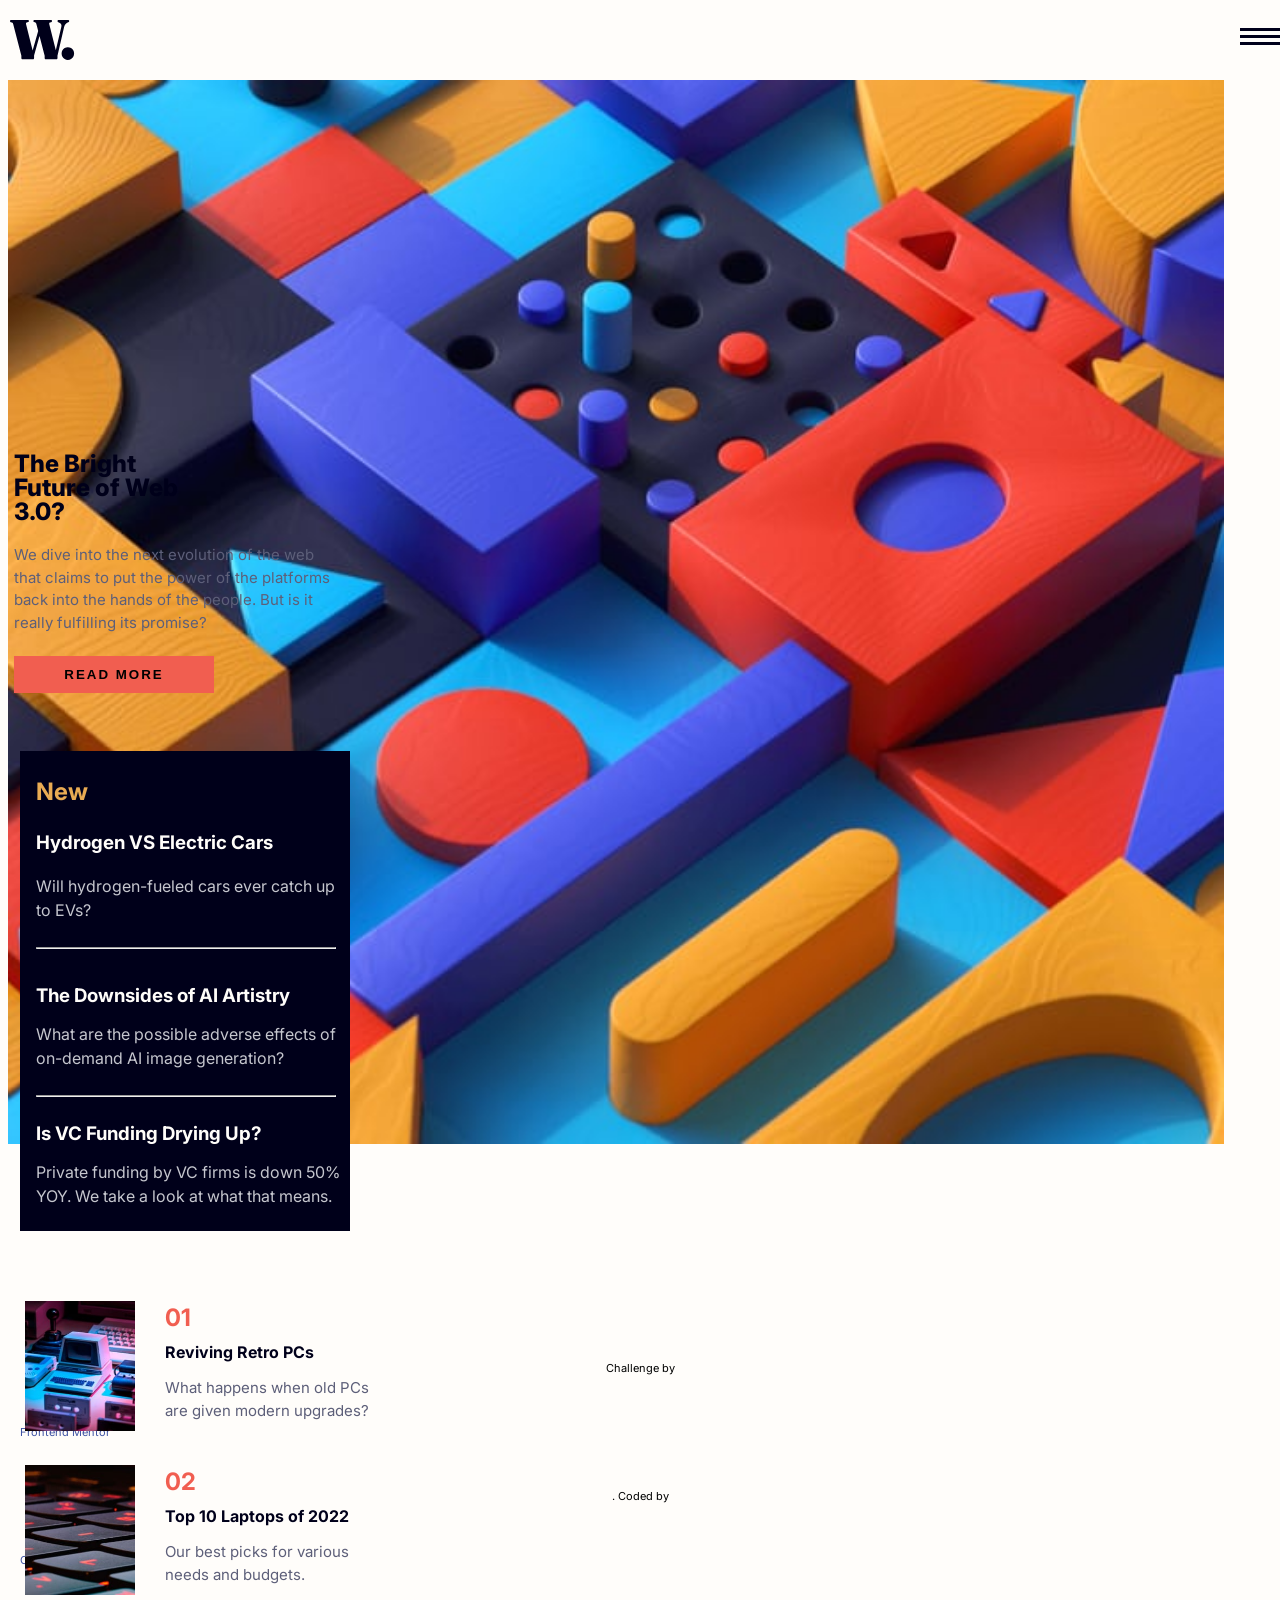
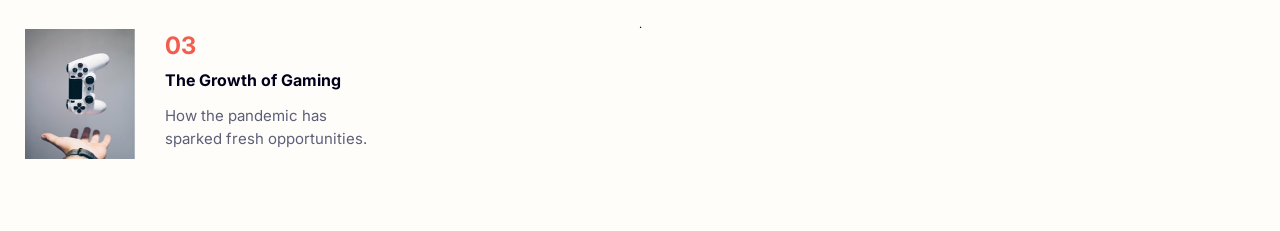
<file: index.html>
<!DOCTYPE html>
<html lang="en">
<head>
  <meta charset="UTF-8">
  <meta name="viewport" content="width=device-width, initial-scale=1.0"> <!-- displays site properly based on user's device -->

  <link rel="icon" type="image/png" sizes="32x32" href="./assets/images/favicon-32x32.png">
  
  <link rel="stylesheet" href="index.css">

  <link rel="preconnect" href="https://fonts.googleapis.com">
  <link rel="preconnect" href="https://fonts.gstatic.com" crossorigin>
  <link href="https://fonts.googleapis.com/css2?family=Inter:ital,opsz,wght@0,14..32,400..700..800;1,14..32,400..700..800&display=swap" rel="stylesheet">
  <title>Frontend Mentor | News homepage</title>

  <!-- Feel free to remove these styles or customise in your own stylesheet 👍 -->
  <style>
    .attribution { font-size: 11px; text-align: center; }
    .attribution a { color: hsl(228, 45%, 44%); }
  </style>
</head>
<body>

  <main>

    <header>
  
      <img src="./assets/images/logo.svg" alt="" class="logo">

      <nav>
        <ul class="sideBar">
          <li class="icon-menu-close" onclick="closeSidebar()"><img src="./assets/images/icon-menu-close.svg" alt=""></li>
          <li><a href="">Home</a></li>
          <li><a href="">New</a></li>
          <li><a href="">Popular</a></li>
          <li><a href="">Trending</a></li>
          <li><a href="">Categories</a></li>
        </ul>
      </nav>
  
  
      
      <nav>
        <ul>
          <li class="hideOnMobile"><a href="">Home</a></li>
          <li class="hideOnMobile"><a href="">New</a></li>
          <li class="hideOnMobile"><a href="">Popular</a></li>
          <li class="hideOnMobile"><a href="">Trending</a></li>
          <li class="hideOnMobile"><a href="">Categories</a></li>
          <li class="menu-button"  onclick="showSidebar()"><img src="./assets/images/icon-menu.svg" alt=""></li>
        </ul>
      </nav>
    </header>
  
  </main>


  <section>

    <h1>The Bright Future of Web 3.0?</h1>

    <p>We dive into the next evolution of the web that claims to put the power of the platforms back into the hands of the people. 
      But is it really fulfilling its promise?</p>

      <button>READ MORE</button>
      
  </section>

  <section>

    <h2>New</h2>

    <h3 class="Hydrogen">Hydrogen VS Electric Cars</h3>

    <p class="Will">Will hydrogen-fueled cars ever catch up to EVs?</p>

    <hr class="hr">

    <h3 class="Downsides">The Downsides of AI Artistry</h3>

    <p class="what">What are the possible adverse effects of on-demand AI image generation?</p>

    <hr class="hrr">

    <h3 class="Drying">Is VC Funding Drying Up?</h3>

    <p class="Private">Private funding by VC firms is down 50% YOY. We take a look at what that means.</p>
  </section>


  <section>

    <div class="first-parent">
      <div>
        <img src="./assets/images/image-retro-pcs.jpg" alt="" class="Retro">
      </div>

      <div class="Reviving">
    <h2>01</h2>

    <h4>Reviving Retro PCs</h4>

    <p>What happens when old PCs are given modern upgrades?</p>
      </div>

    </div>

    <div class="second-parent">
      <div>
        <img src="./assets/images/image-top-laptops.jpg" alt="" class="Laptops">
      </div>

      <div class="Top">
      <h2>02</h2>

      <h4>Top 10 Laptops of 2022</h4>

      <p>Our best picks for various needs and budgets.</p>
      </div>

    </div>

    <div class="third-parent">
      <div>
        <img src="./assets/images/image-gaming-growth.jpg" alt="" class="Gaming">
      </div>

      <div class="Growth">
      <h2> 03</h2>

      <h4>The Growth of Gaming</h4>

      <p>How the pandemic has sparked fresh opportunities.</p>
      </div>

    </div>
  </section>

  <footer>
    <div class="attribution">
      Challenge by <a href="https://www.frontendmentor.io?ref=challenge" target="_blank">Frontend Mentor</a>. 
      Coded by <a href="">Osolase</a>.
    </div>
  </footer>

  <script>
    function showSidebar(){
        const sideBar = document.querySelector('.sideBar')
        sideBar.style.display = 'flex'
    }

    function closeSidebar(){
       const sideBar = document.querySelector('.sideBar')
        sideBar.style.display = 'none'
    }
</script>

   
</body>
</html>
</file>
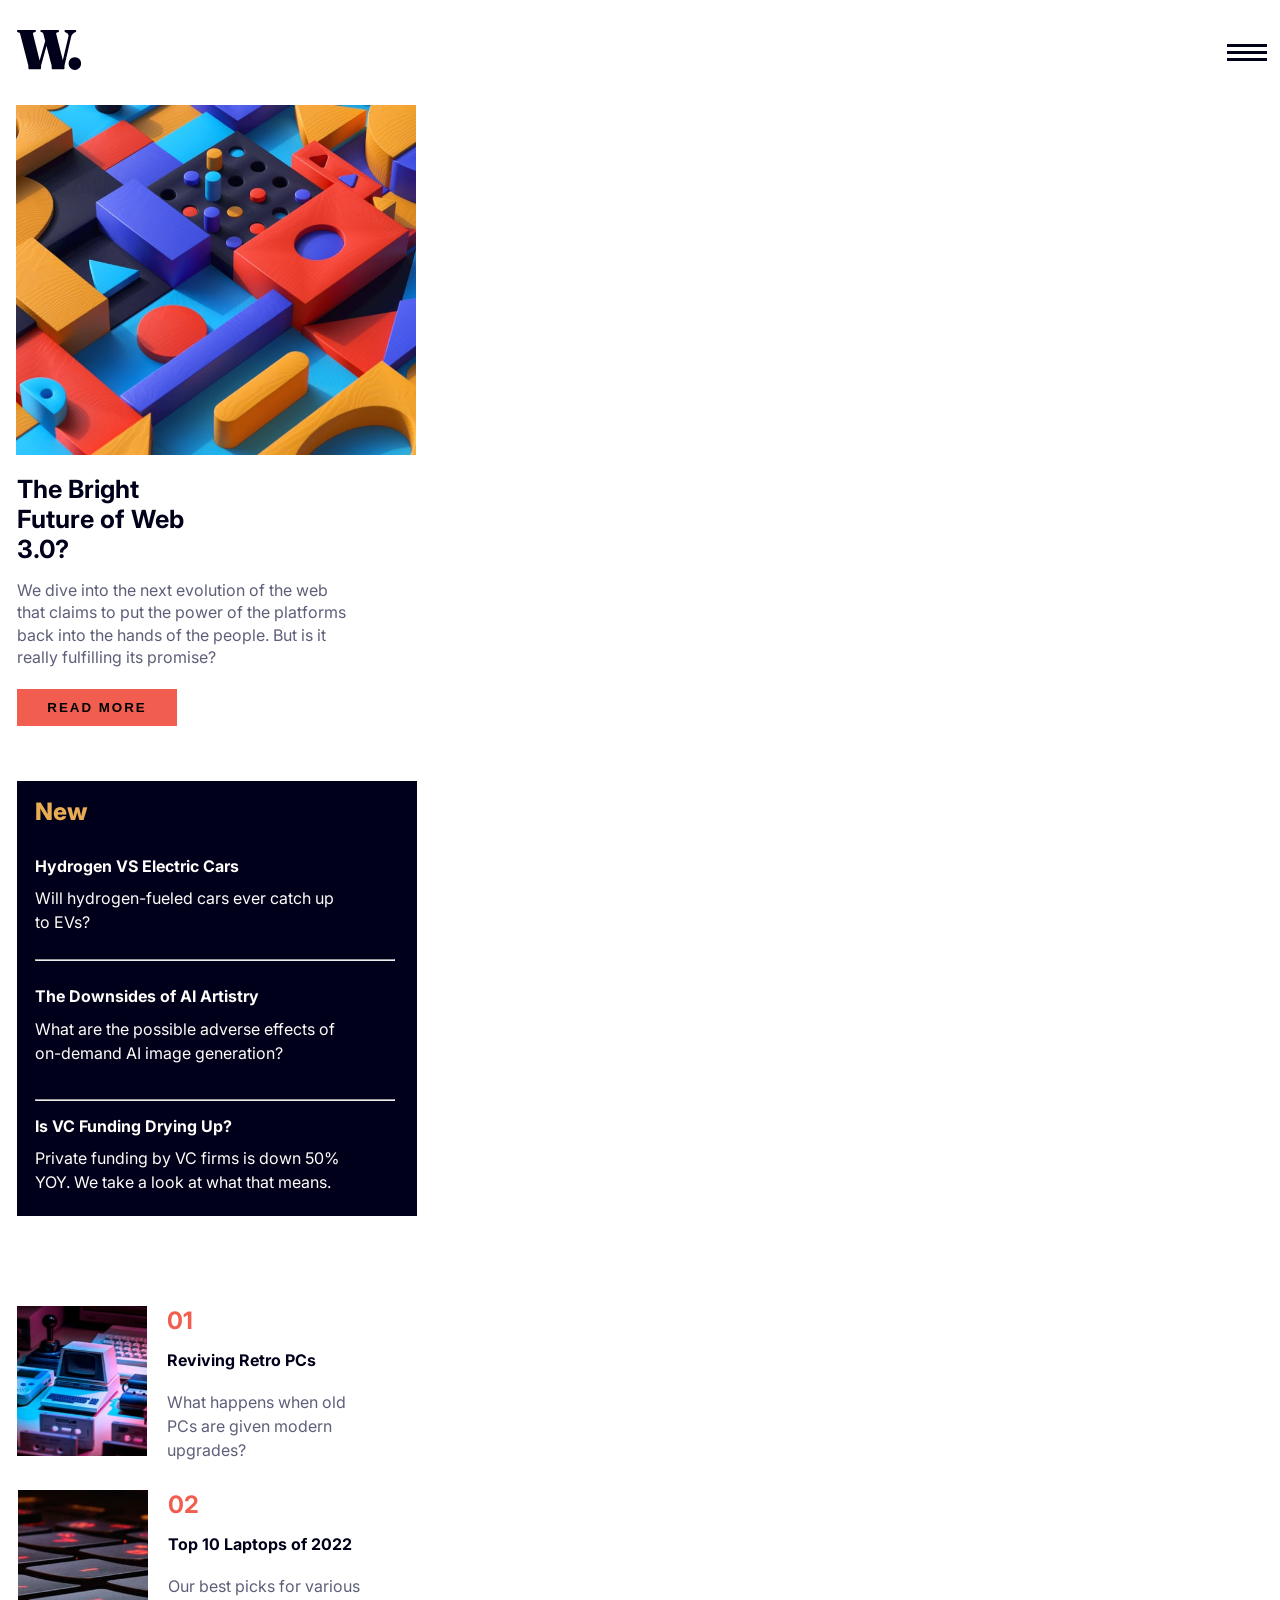
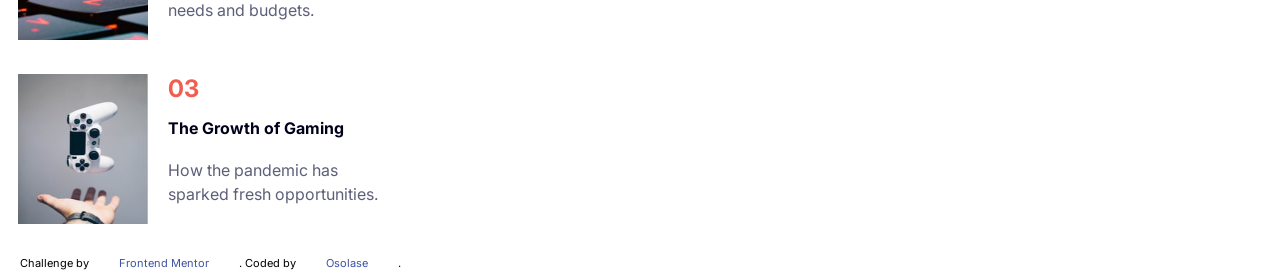
<file: news-homepage-main/index.html>
<!DOCTYPE html>
<html lang="en">
<head>
  <meta charset="UTF-8">
  <meta name="viewport" content="width=device-width, initial-scale=1.0"> <!-- displays site properly based on user's device -->

  <link rel="icon" type="image/png" sizes="32x32" href="./assets/images/favicon-32x32.png">
  

  <link rel="stylesheet" media="screen and (min-width: 375px)" href="homepageMobile.css">

  <link rel="stylesheet" media="screen and (max-width: 1440px)" href="homepageDesktop.css">

  <link rel="preconnect" href="https://fonts.googleapis.com">
<link rel="preconnect" href="https://fonts.gstatic.com" crossorigin>
<link href="https://fonts.googleapis.com/css2?family=Inter:ital,opsz,wght@0,14..32,400..700..800;1,14..32,400..700..800&display=swap" rel="stylesheet">

  <title>Frontend Mentor | News homepage</title>

  <!-- Feel free to remove these styles or customise in your own stylesheet 👍 -->
  <style>
    .attribution { font-size: 11px; text-align: center; }
    .attribution a { color: hsl(228, 45%, 44%); }
  </style>
</head>
<body>

  <main>

    <header>
      <img src="./assets/images/logo.svg" alt="">

      <nav>
        <ul class="sideBar">
          <li class="icon-menu-close" onclick="closeSidebar()"><img src="./assets/images/icon-menu-close.svg" alt=""></li>
          <li><a href="">Home</a></li>
          <li><a href="">New</a></li>
          <li><a href="">Popular</a></li>
          <li><a href="">Trending</a></li>
          <li><a href="">Categories</a></li>
        </ul>
      </nav>
  
  
      
      <nav>
        <ul>
          <li class="hideOnMobile"><a href="">Home</a></li>
          <li class="hideOnMobile"><a href="">New</a></li>
          <li class="hideOnMobile"><a href="">Popular</a></li>
          <li class="hideOnMobile"><a href="">Trending</a></li>
          <li class="hideOnMobile"><a href="">Categories</a></li>
          <li class="menu-button"  onclick="showSidebar()"><img src="./assets/images/icon-menu.svg" alt=""></li>
        </ul>
      </nav>
    </header>
  
  </main>


  <section>

    <h1>The Bright Future of Web 3.0?</h1>

    <p>We dive into the next evolution of the web that claims to put the power of the platforms back into the hands of the people. 
      But is it really fulfilling its promise?</p>

      <button>READ MORE</button>
      
  </section>

  <section>

    <h2>New</h2>

    <h4 class="Hydrogen">Hydrogen VS Electric Cars</h4>

    <p class="Will">Will hydrogen-fueled cars ever catch up to EVs?</p>

    <hr class="hr">

    <h4 class="Downsides">The Downsides of AI Artistry</h4>

    <p class="what">What are the possible adverse effects of on-demand AI image generation?</p>

    <hr class="hrr">

    <h4 class="Drying">Is VC Funding Drying Up?</h4>

    <p class="Private">Private funding by VC firms is down 50% YOY. We take a look at what that means.</p>
  </section>


  <section>

    <div class="first-parent">
      <div>
        <img src="./assets/images/image-retro-pcs.jpg" alt="" class="Retro">
      </div>

      <div class="Reviving">
    <h2>01</h2>

    <h4>Reviving Retro PCs</h4>

    <p>What happens when old PCs are given modern upgrades?</p>
      </div>

    </div>

    <div class="second-parent">
      <div>
        <img src="./assets/images/image-top-laptops.jpg" alt="" class="Laptops">
      </div>

      <div class="Top">
      <h2>02</h2>

      <h4>Top 10 Laptops of 2022</h4>

      <p>Our best picks for various needs and budgets.</p>
      </div>

    </div>

    <div class="third-parent">
      <div>
        <img src="./assets/images/image-gaming-growth.jpg" alt="" class="Gaming">
      </div>

      <div class="Growth">
      <h2> 03</h2>

      <h4>The Growth of Gaming</h4>

      <p>How the pandemic has sparked fresh opportunities.</p>
      </div>

    </div>
  </section>

  <footer>
    <div class="attribution">
      Challenge by <a href="https://www.frontendmentor.io?ref=challenge" target="_blank">Frontend Mentor</a>. 
      Coded by <a href="#">Osolase</a>.
    </div>
  </footer> 

  <script>
    function showSidebar(){
        const sideBar = document.querySelector('.sideBar')
        sideBar.style.display = 'flex'
    }

    function closeSidebar(){
       const sideBar = document.querySelector('.sideBar')
        sideBar.style.display = 'none'
    }
</script>

   
</body>
</html>
</file>
<file: index.css>
* {
    margin: 0;
    padding: 0;
    box-sizing: border-box;
}

body {
    display: flex;
    flex-direction: column;
    background-image: url(./assets/images/image-web-3-mobile.jpg);
    background-repeat: no-repeat;
    background-size: 95%;
    background-position: 8px 80px;
    background-color: hsl(36, 100%, 99%);
    font-family: "Inter", sans-serif;
    min-height: 100vh;
    max-width: 100%;
}

header {
    position: relative;
}

.logo {
    position: absolute;
    top: 20px;
    left: 10px;
}

/* nav {
    background-color: hsl(36, 100%, 99%);
    box-shadow: 3px 3px 5px rgba(0, 0, 0, 0.1);
} */

nav ul {
    width: 100%;
    list-style: none;
    display: flex;
    justify-content: flex-end;
    align-items: center;
}

nav li {
    height: 55px;
}

a {
    height: 100%;
    padding: 50px 20px;
    text-decoration: none;
    display: flex;
    align-items: center;
    color: hsl(236, 13%, 42%)
}

nav a:hover {
    color: hsl(5, 85%, 63%)
}

.icon-menu-close {
    margin-top: 20px;
    margin-left: 200px;
}

.sideBar {
    position: fixed;
    top: 0;
    right: 0;
    height: 100vh;
    width: 250px;
    z-index: 999;
    background-color: hsl(36, 100%, 99%);
    backdrop-filter: blur(10px);
    box-shadow: -10px 0 10px rgba(0, 0, 0, 0.1);
    display: none;
    flex-direction: column;
    align-items: flex-start;
    justify-content: flex-start;
}

.sideBar li {
    width: 100%;
}


.sideBar a {
    width: 100%;
}

.menu-button {
    position: absolute;
    top: 28px;
    display: block;
}

.hideOnMobile{
    display: none;
}

section:nth-child(2) {
    position: relative;
    top: 22rem;
    padding: 10px;
}

section:nth-child(2) h1 {
    margin-top: 90px;
    padding-left: 4px;
    color: hsl(240, 100%, 5%);
    inline-size: 200px;
    font-weight: 800;
    line-height: 1;
}

section:nth-child(2) p {
    margin-top: 20px;
    padding-left: 4px;
    color: hsl(236, 13%, 42%);
    inline-size: 330px;
    line-height: 1.5;
    font-size: 15px;
}

section:nth-child(2) button {
    margin-top: 22px;
    margin-left: 4px;
    height: 37px;
    width: 200px;
    border: none;
    background-color: hsl(5, 85%, 63%);
    font-weight: 700;
    padding: 5px;
    letter-spacing: 2px;
}

section:nth-child(2) button:hover {
    border: none;
    background-color: hsl(240, 100%, 5%);
    color: hsl(36, 100%, 99%);
    cursor: pointer;
}

section:nth-child(3) {
    position: relative;
    top: 400px;
    height: 480px;
    width: 330px;
    border: 1px solid  hsl(240, 100%, 5%);
    background-color:  hsl(240, 100%, 5%);
    margin-left: 20px;
}

section:nth-child(3) h2 {
    margin-top: 20px;
    margin-left: 10px;
    padding: 5px;
    font-weight: 700;
    color: hsl(35, 77%, 62%);
}

section:nth-child(3) h3 {
    margin-left: 10px;
    padding: 5px;
    color: hsl(36, 100%, 99%);
    font-weight: 700;
}

section:nth-child(3) h3:hover {
    color: hsl(35, 77%, 62%);
    cursor: pointer;
}


.Hydrogen {
    margin-top: 15px;
}


.Will {
    margin-top: 10px;
    margin-left: 10px;
    padding: 5px;
    color:  hsl(233, 8%, 79%);
    inline-size: 310px;
    line-height: 1.5;
}

.hr {
    margin-top: 20px;
    margin-left: 15px;
    width: 300px;
    color:  hsl(233, 8%, 79%)
}

.Downsides {
    margin-top: 30px;
}

.what {
    margin-top: 5px;
    margin-left: 10px;
    padding: 5px;
    color:  hsl(233, 8%, 79%);
    inline-size: 310px;
    line-height: 1.5;
}

.hrr {
    margin-top: 20px;
    margin-left: 15px;
    width: 300px;
    color: hsl(233, 8%, 79%);
}

.Drying {
    margin-top: 20px;
 }
 
 .Private {
     margin-top: 5px;
     margin-left: 10px;
     padding: 5px;
     color: hsl(233, 8%, 79%);
     inline-size: 320px;
     line-height: 1.5;
 }

 section:nth-child(4) {
    position: relative;
    top: 470px;
    height: 530px;
    width: 360px;
    display: block;
}

.first-parent {
    display: flex;
}

.Retro {
    margin-bottom: 30px;
    margin-left: 25px;
    height: 130px;
    width: 110px;
}

.Reviving {
    margin-top: 2px;
    margin-left: 30px;
}

.Reviving h2 {
    color: hsl(5, 85%, 63%) 
}

.Reviving h4 {
    margin-top: 10px;
    color: hsl(240, 100%, 5%)
}

.Reviving h4:hover, .Top h4:hover, .Growth h4:hover  {
    color: hsl(5, 85%, 63%);
    cursor: pointer;
}

.Reviving p {
    margin-top: 15px;
    inline-size: 210px;
    line-height: 1.5;
    color:  hsl(236, 13%, 42%);
    font-size: 15px;
}

.second-parent{
    display: flex;
}

.Laptops{
    margin-bottom: 30px;
    margin-left: 25px;
    height: 130px;
    width: 110px;
}

.Top{
    margin-top: 2px;
    margin-left: 30px;
}

.Top h2{
    color: hsl(5, 85%, 63%)
}

.Top h4{
    margin-top: 10px;
    color: hsl(240, 100%, 5%);
}



.Top p{
    margin-top: 15px;
    inline-size: 210px;
    line-height: 1.5;
    color:  hsl(236, 13%, 42%);
    font-size: 15px;
}

.third-parent{
    display: flex;
}

.Gaming{
    height: 130px;
    width: 110px; 
    margin-left: 25px;  
}

.Growth{
    margin-top: 2px;
    margin-left: 30px;
}

.Growth h2{
    color: hsl(5, 85%, 63%)
}

.Growth h4{
    margin-top: 10px;
    color: hsl(240, 100%, 5%)
}


.Growth p{
    margin-top: 15px;
    inline-size: 210px;
    line-height: 1.5;
    color:  hsl(236, 13%, 42%);
    font-size: 15px;
}



@media screen and (max-width: 375px) {
    body {
        display: flex;
        flex-direction: column;
        background-image: url(./assets/images/image-web-3-mobile.jpg);
        background-repeat: no-repeat;
        background-size: 95%;
        background-position: 8px 80px;
        background-color: hsl(36, 100%, 99%);
        font-family: "Inter", sans-serif;
        min-height: 100vh;
        max-width: 100%;
    }
    
    header {
        position: relative;
    }
    
    .logo {
        position: absolute;
        top: 20px;
        left: 10px;
    }
    
    nav {
        background-color: hsl(36, 100%, 99%);
        box-shadow: 3px 3px 5px rgba(0, 0, 0, 0.1);
    }
    
    nav ul {
        width: 100%;
        list-style: none;
        display: flex;
        justify-content: flex-end;
        align-items: center;
    }
    
    nav li {
        height: 50px;
    }
    
    a {
        height: 100%;
        padding: 55px 25px;
        text-decoration: none;
        display: flex;
        align-items: center;
        color: hsl(240, 100%, 5%)
    }
    
     nav a:hover {
        color: hsl(5, 85%, 63%)
    }

    .icon-menu-close {
        margin-top: 20px;
        margin-left: 200px;
    }
    
    .sideBar {
        position: fixed;
        top: 0;
        right: 0;
        height: 100vh;
        width: 280px;
        z-index: 999;
        background-color: hsl(36, 100%, 99%);
        backdrop-filter: blur(10px);
        /* box-shadow: -10px 0 10px rgba(0, 0, 0, 0.1); */
        display: none;
        flex-direction: column;
        align-items: flex-start;
        justify-content: flex-start;
    }
    
    .sideBar li {
        width: 100%;
    }
    
    
    .sideBar a {
        width: 100%;
    }
    
    .menu-button {
        position: absolute;
        top: 28px;
        display: block;
    }

    .hideOnMobile{
        display: none;
    }

    section:nth-child(2) {
        position: relative;
        top: 22rem;
        padding: 10px;
    }
    
    section:nth-child(2) h1 {
        margin-top: 50px;
        padding-left: 4px;
        color: hsl(240, 100%, 5%);
        inline-size: 200px;
        font-weight: 800;
        line-height: 1;
    }
    
    section:nth-child(2) p {
        margin-top: 20px;
        padding-left: 4px;
        color: hsl(236, 13%, 42%);
        inline-size: 330px;
        line-height: 1.5;
        font-size: 15px;
    }
    
    section:nth-child(2) button {
        margin-top: 22px;
        margin-left: 4px;
        height: 37px;
        width: 200px;
        border: none;
        background-color: hsl(5, 85%, 63%);
        font-weight: 700;
        padding: 5px;
        letter-spacing: 2px;
    }
    
    section:nth-child(2) button:hover {
        border: none;
        background-color: hsl(240, 100%, 5%);
        color: hsl(36, 100%, 99%);
        cursor: pointer;
    }
    
    section:nth-child(3) {
        position: relative;
        top: 400px;
        height: 480px;
        width: 330px;
        border: 1px solid  hsl(240, 100%, 5%);
        background-color:  hsl(240, 100%, 5%);
        /* margin-left: 20px; */
    }
    
    section:nth-child(3) h2 {
        margin-top: 20px;
        margin-left: 10px;
        padding: 5px;
        font-weight: 700;
        color: hsl(35, 77%, 62%);
    }
    
    section:nth-child(3) h3 {
        margin-left: 10px;
        padding: 5px;
        color: hsl(36, 100%, 99%);
        font-weight: 700;
    }

    section:nth-child(3) h3:hover {
        color: hsl(35, 77%, 62%);
        cursor: pointer;
    }
    
    
    .Hydrogen {
        margin-top: 15px;
    }
    
    
    .Will {
        margin-top: 10px;
        margin-left: 10px;
        padding: 5px;
        color:  hsl(233, 8%, 79%);
        inline-size: 310px;
        line-height: 1.5;
    }
    
    .hr {
        margin-top: 20px;
        margin-left: 15px;
        width: 300px;
        color:  hsl(233, 8%, 79%)
    }
    
    .Downsides {
        margin-top: 30px;
    }
    
    .what {
        margin-top: 5px;
        margin-left: 10px;
        padding: 5px;
        color:  hsl(233, 8%, 79%);
        inline-size: 310px;
        line-height: 1.5;
    }
    
    .hrr {
        margin-top: 20px;
        margin-left: 15px;
        width: 300px;
        color: hsl(233, 8%, 79%);
    }
    
    .Drying {
        margin-top: 20px;
     }
     
     .Private {
         margin-top: 5px;
         margin-left: 10px;
         padding: 5px;
         color: hsl(233, 8%, 79%);
         inline-size: 320px;
         line-height: 1.5;
     }
    
     section:nth-child(4) {
        position: relative;
        top: 470px;
        height: 530px;
        width: 360px;
        display: block;
    }
    
    .first-parent {
        display: flex;
    }
    
    .Retro {
        margin-bottom: 30px;
        margin-left: 20px;
        height: 130px;
        width: 110px;
    }
    
    .Reviving {
        margin-top: 2px;
        margin-left: 15px;
    }
    
    .Reviving h2 {
        color: hsl(5, 85%, 63%) 
    }
    
    .Reviving h4 {
        margin-top: 10px;
        color: hsl(240, 100%, 5%)
    }
    
    .Reviving p {
        margin-top: 15px;
        inline-size: 210px;
        line-height: 1.5;
        color:  hsl(236, 13%, 42%);
        font-size: 15px;
    }
    
    .second-parent{
        display: flex;
    }
    
    .Laptops{
        margin-bottom: 30px;
        margin-left: 20px;
        height: 130px;
        width: 110px;
    }
    
    .Top{
        margin-top: 2px;
        margin-left: 15px;
    }
    
    .Top h2{
        color: hsl(5, 85%, 63%)
    }
    
    .Top h4{
        margin-top: 10px;
        color: hsl(240, 100%, 5%);
    }
    
    .Top p{
        margin-top: 15px;
        inline-size: 210px;
        line-height: 1.5;
        color:  hsl(236, 13%, 42%);
        font-size: 15px;
    }
    
    .third-parent{
        display: flex;
    }
    
    .Gaming{
        height: 130px;
        width: 110px; 
        margin-left: 20px;  
    }
    
    .Growth{
        margin-top: 2px;
        margin-left: 15px;
    }
    
    .Growth h2{
        color: hsl(5, 85%, 63%)
    }
    
    .Growth h4{
        margin-top: 10px;
        color: hsl(240, 100%, 5%)
    }
    
    .Growth p{
        margin-top: 15px;
        inline-size: 210px;
        line-height: 1.5;
        color:  hsl(236, 13%, 42%);
        font-size: 15px;
    }

    .attribution {
        position: relative;
        margin-top: 400px;
        display: block;
    }
    
}

@media screen and (min-width: 1440px) {
    body {
        display: flex;
        flex-direction: column;
        background-image: url(./assets/images/image-web-3-desktop.jpg);
        background-repeat: no-repeat;
        background-size: 40rem;
        background-position: 260px 110px;
        background-color: hsl(36, 100%, 99%);
        font-family: "Inter", sans-serif;
        min-height: 100vh;
        width: 100%;
    }
    
    header {
        position: relative;
    }
    
    .logo {
        position: absolute;
        top: 20px;
        left: 260px;
    }
    
    /* nav {
        background-color: hsl(36, 100%, 99%);
        box-shadow: 3px 3px 5px rgba(0, 0, 0, 0.1);
    } */
    
    nav ul {
        width: 82%;
        list-style: none;
        display: flex;
        justify-content: flex-end;
        align-items: center;
    }
    
    nav li {
        height: 70px;
    }

    
    a {
        height: 100%;
        padding: 0 20px;
        text-decoration: none;
        display: flex;
        align-items: center;
        color: hsl(236, 13%, 42%)
    }

    
     nav a:hover {
        color: hsl(5, 85%, 63%)
    }

    .menu-button {
        display: none;
    }

    .hideOnMobile{
        display: flex;
    }


    section:nth-child(2) {
        position: relative;
        top: 200px;
        margin-left: 100px;
        display: flex;
    }
    
    section:nth-child(2) h1 {
        position: absolute;
        top: 70px;
        margin-left: 150px;
        color: hsl(240, 100%, 5%);
        inline-size: 230px;
        font-size: 40px;
        font-weight: 800;
    }
    
    section:nth-child(2) p {
        position: absolute;
        top: 120px;
        margin-left: 410px;
        color: hsl(236, 13%, 42%);
        inline-size: 330px;
        line-height: 1.3;
        font-size: 15px;
    }
    
    section:nth-child(2) button {
        transform: translate(410px, 205px);
        height: 37px;
        width: 160px;
        border: 1px solid hsl(5, 85%, 63%);
        background-color: hsl(5, 85%, 63%);
        font-weight: 700;
        letter-spacing: 3px;
    }
    
    section:nth-child(2) button:hover {
        border: 1px solid  hsl(240, 100%, 5%);
        background-color:  hsl(240, 100%, 5%);
        color: hsl(36, 100%, 99%);
        cursor: pointer;
    }

    section:nth-child(3){
        position: relative;
        top: -40px;
        left: 900px;
        height: 445px;
        width: 360px;
        border: 1px solid  hsl(240, 100%, 5%);
        background-color:  hsl(240, 100%, 5%);
    } 

    
    section:nth-child(3) h2 {
        margin-top: 20px;
        margin-left: 10px;
        padding: 5px;
        padding: 5px;
        font-weight: 700;
        color: hsl(35, 77%, 62%);
    }
    
    
    section:nth-child(3) h3 {
        margin-left: 10px;
        padding: 5px;
        color: hsl(36, 100%, 99%);
        font-weight: 700;
    }

    section:nth-child(3) h3:hover {
        color: hsl(35, 77%, 62%);
        cursor: pointer;
    }
    
    
    .Hydrogen {
        margin-top: 15px;
    }
    
    
    .Will {
        margin-top: 10px;
        margin-left: 10px;
        padding: 5px;
        color:  hsl(233, 8%, 79%);
        inline-size: 310px;
        line-height: 1.5;
        font-size: 15px;
    }
    
    .hr {
        margin-top: 20px;
        margin-left: 20px;
        width: 300px;
        color:  hsl(233, 8%, 79%)
    }
    
    .Downsides {
        margin-top: 15px;
    }
    
    .what {
        margin-top: 5px;
        margin-left: 10px;
        padding: 5px;
        color:  hsl(233, 8%, 79%);
        inline-size: 310px;
        line-height: 1.5;
        font-size: 15px;
    }
    
    .hrr {
        margin-top: 20px;
        margin-left: 20px;
        width: 300px;
        color: hsl(233, 8%, 79%);
    }
    
    .Drying {
       margin-top: 15px;
    }
    
    .Private {
        margin-top: 2px;
        margin-left: 10px;
        padding: 5px;
        color: hsl(233, 8%, 79%);
        inline-size: 320px;
        line-height: 1.5;
        font-size: 15px;
    }
    
    section:nth-child(4) {
        position: relative;
        top: 50px;
        margin-left: 250px;
        height: 530px;
        width: 400px;
        display: flex;
    }

    .first-parent {
        display: flex;
    }
    
    .Retro {
        margin-bottom: 30px;
        height: 130px;
        width: 90px;
    }
    
    .Reviving {
        margin-top: 2px;
        margin-left: 20px;
    }
    
    .Reviving h2 {
        color: hsl(5, 85%, 63%);
    }
    
    .Reviving h4 {
        margin-top: 15px;
        color: hsl(240, 100%, 5%);
    }

    .Reviving h4:hover {
        color: hsl(5, 85%, 63%);
        cursor: pointer;
    }
    
    .Reviving p {
        margin-top: 18px;
        inline-size: 210px;
        line-height: 1.5;
        color:  hsl(236, 13%, 42%);
        font-size: 15px;
    }

    .second-parent {
        display: flex;
    }
    
    .Laptops {
        margin-bottom: 30px;
        height: 130px;
        width: 90px;
        margin-left: 20px;
    }
    
    .Top {
        margin-top: 2px;
        margin-left: 20px;
    }
    
    .Top h2 {
        color: hsl(5, 85%, 63%)
    }
    
    .Top h4 {
        margin-top: 18px;
        color: hsl(240, 100%, 5%);
    }

    .Top h4:hover {
        color: hsl(5, 85%, 63%);
        cursor: pointer;
    }
    
    .Top p {
        margin-top: 15px;
        inline-size: 210px;
        line-height: 1.5;
        color:  hsl(236, 13%, 42%);
        font-size: 15px;
    }
    
    .third-parent{
        display: flex;
    }
    
    .Gaming{
        height: 130px;
        width: 90px;  
        margin-left: 20px;
    }
    
    .Growth{
        margin-top: 2px;
        margin-left: 20px;
    }
    
    .Growth h2{
        color: hsl(5, 85%, 63%)
    }
    
    .Growth h4{
        margin-top: 15px;
        color: hsl(240, 100%, 5%)
    }

    .Growth h4:hover {
        color: hsl(5, 85%, 63%);
        cursor: pointer;
    }
    
    .Growth p{
        margin-top: 18px;
        inline-size: 210px;
        line-height: 1.5;
        color:  hsl(236, 13%, 42%);
        font-size: 15px;
    }

    .attribution {
        position: relative;
        top: -18rem;
        display: flex;
        justify-content: center;
    }
}
</file>
<file: news-homepage-main/homepageMobile.css>
*{
    margin: 0;
    padding: 0;
    box-sizing: border-box;
}

body{
    font-family: "Inter", sans-serif;
    background-image: url(./assets/images/image-web-3-desktop.jpg);
    background-repeat: no-repeat;
    background-size: 40rem;
    background-position: 240px 110px;
    height: 100vh;
}


header img{
    position: relative;
    top: 30px;
    left: 240px;
 }

 .menu-button{
    display: none
}

nav ul{
    position: relative;
    top: -30px;
    width: 85%;
    list-style: none;
    display: flex;
    justify-content: flex-end;
    align-items: center;
}

nav li{
    height: 60px;
}

a{
    height: 100%;
    padding: 0 30px;
    text-decoration: none;
    display: flex;
    align-items: center;
    color:  hsl(240, 100%, 5%)
}

nav a:hover{
    color: hsl(5, 85%, 63%)
    }


.sideBar{
    position: fixed;
    top: 0;
    right: 0;
    height: 100vh;
    width: 250px;
    z-index: 999;
    background-color: rgba(255, 255, 255, 0.2);
    backdrop-filter: blur(10px);
    box-shadow: -10px 0 10px rgba(0, 0, 0, 0.1);
    display: none;
    flex-direction: column;
    align-items: flex-start;
    justify-content: flex-start;
}

/* .sideBar li{
    width: 95%;
}


.sideBar a{
    width: 95%;
} */

/* .sideBar{
    width: 100%;
} */

section:nth-child(2){
    position: relative;
    top: 280px;
}

section:nth-child(2) h1{
    position: relative;
    left: 240px;
    color: hsl(240, 100%, 5%);
    inline-size: 205px;
    font-size: 40px;
}

section:nth-child(2) p{
    position: relative;
    top: -135px;
    left: 540px;
    color: hsl(236, 13%, 42%);
    inline-size: 330px;
    line-height: 1.4;
}

section:nth-child(2) button{
    position: relative;
    top: -124px;
    left: 540px;
    height: 37px;
    width: 160px;
    border: 1px solid hsl(5, 85%, 63%);
    background-color: hsl(5, 85%, 63%);
    font-weight: 700;
    letter-spacing: 3px;
}

section:nth-child(2) button:hover{
    border: 1px solid  hsl(240, 100%, 5%);
    background-color:  hsl(240, 100%, 5%);
    color: hsl(36, 100%, 99%);
    cursor: pointer;
}

section:nth-child(3){
    position: relative;
    top: -270px;
    left: 900px;
    height: 435px;
    width: 400px;
    border: 1px solid  hsl(240, 100%, 5%);
    background-color:  hsl(240, 100%, 5%);
} 

section:nth-child(3) h2{
    position: relative;
    top: 15px;
    left: 17px;
    font-weight: 800;
    color: hsl(35, 77%, 62%);
}

section:nth-child(3) h4{
    color: hsl(36, 100%, 99%);
}

.Hydrogen{
    position: relative;
    top: 45px;
    left: 17px;
}
.Will{
    position: relative;
    top: 55px;
    left: 17px;
    color:  hsl(36, 100%, 99%);
    inline-size: 300px;
    line-height: 1.5;
}

.hr{
    position: relative;
    top: 80px;
    left: 17px;
    width: 360px;
}

.Downsides{
    position: relative;
    top: 105px;
    left: 17px;
}

.what{
    position: relative;
    top: 116px;
    left: 17px;
    color:  hsl(36, 100%, 99%);
    inline-size: 310px;
    line-height: 1.5;
}

.hrr{
    position: relative;
    top: 150px;
    left: 17px;
    width: 360px;
}

.Drying{
    position: relative;
    top: 165px;
    left: 17px;
}

.Private{
    position: relative;
    top: 175px;
    left: 17px;
    color: hsl(36, 100%, 99%);
    inline-size: 320px;
    line-height: 1.5;
}

section:nth-child(4){
    position: relative;
    top: -210px;
    left: 220px;
    height: 530px;
    width: 400px;
    display: flex;
     /* border: 1px solid black; */
}

.first-parent{
    display: flex;
}

.Retro{
    margin-bottom: 30px;
    height: 130px;
    width: 90px;
}

.Reviving{
    position: relative;
    left: 10px;
}

.Reviving h2{
    color: hsl(5, 85%, 63%) 
}

.Reviving h4{
    position: relative;
    top: 15px;
    color: hsl(240, 100%, 5%)
}

.Reviving p{
    position: relative;
    top: 35px;
    inline-size: 210px;
    line-height: 1.5;
    color:  hsl(236, 13%, 42%)
}

.second-parent{
    display: flex;
}

.Laptops{
    margin-bottom: 30px;
    height: 130px;
    width: 90px;
    margin-left: 25px;
}

.Top{
    position: relative;
    left: 20px;
}

.Top h2{
    color: hsl(5, 85%, 63%)
}

.Top h4{
    position: relative;
    top: 15px;
    color: hsl(240, 100%, 5%);
}

.Top p{
    position: relative;
    top: 35px;
    inline-size: 210px;
    line-height: 1.5;
    color:  hsl(236, 13%, 42%)
}

.third-parent{
    display: flex;
}

.Gaming{
    height: 130px;
    width: 90px;  
    margin-left: 55px;
}

.Growth{
    position: relative;
    left: 30px;
}

.Growth h2{
    color: hsl(5, 85%, 63%)
}

.Growth h4{
    position: relative;
    top: 15px;
    color: hsl(240, 100%, 5%)
}

.Growth p{
    position: relative;
    top: 35px;
    inline-size: 210px;
    line-height: 1.5;
    color:  hsl(236, 13%, 42%)
}

.attribution{
    position: absolute;
    top: 800px;
    margin-left: 600px;
    display: flex;
}
</file>
<file: news-homepage-main/homepageDesktop.css>
*{
    margin: 0;
    padding: 0;
    box-sizing: border-box;
}

body{
    font-family: "Inter", sans-serif;
    background-image: url(./assets/images/image-web-3-mobile.jpg);
    background-repeat: no-repeat;
    background-size: 25rem;
    background-position: 16px 105px; 
}


header img{
   position: relative;
   top: 30px;
   left: 17px;
}


/* displays the meun icon */
.menu-button{
    display: block;
}


/* nav{
    background-color: hsl(36, 100%, 99%);
} */

nav ul{
    position: relative;
    top: -30px;
    left: -30px;
    width: 100%;
    list-style: none;
    display: flex;
    justify-content: flex-end;
    
}

.icon-menu-close{
    margin-left: 190px;
}

nav li{
    height: 60px;
}

a{
    height: 100%;
    padding: 0 30px;
    text-decoration: none;
    display: flex;
    align-items: center;
    color: hsl(240, 100%, 5%)
}


nav a:hover{
color: hsl(5, 85%, 63%)
}


.sideBar{
    position: fixed;
    top: 0;
    left: 180px;
    height: 100vh;
    width: 250px;
    z-index: 999;
    background-color: hsl(36, 100%, 99%);
    backdrop-filter: blur(80px);
    display: none;
    flex-direction: column;
    align-items: flex-start;
    justify-content: flex-start;
}

.sideBar li{
    width: 100%;
}


.sideBar a{
    width: 100%;
}


.hideOnMobile{
    display: none;
}

section:nth-child(2){
    position: relative;
    top: 370px;
}

section:nth-child(2) h1{
    position: relative;
    left: 17px;
    color: hsl(240, 100%, 5%);
    inline-size: 200px;
    font-size: 25px;
}

section:nth-child(2) p{
    position: relative;
    top: 15px;
    left: 17px;
    color: hsl(236, 13%, 42%);
    inline-size: 330px;
    line-height: 1.4;
}

section:nth-child(2) button{
    position: relative;
    top: 35px;
    left: 17px;
    height: 37px;
    width: 160px;
    border: 1px solid hsl(5, 85%, 63%);
    background-color: hsl(5, 85%, 63%);
    font-weight: 700;
    letter-spacing: 2px;
}

section:nth-child(2) button:hover{
    border: 1px solid  hsl(240, 100%, 5%);
    background-color:  hsl(240, 100%, 5%);
    color: hsl(36, 100%, 99%);
    cursor: pointer;
}

section:nth-child(3){
    position: relative;
    top: 460px;
    left: 17px;
    height: 435px;
    width: 400px;
    border: 1px solid  hsl(240, 100%, 5%);
    background-color:  hsl(240, 100%, 5%);
}

section:nth-child(3) h2{
    position: relative;
    top: 15px;
    left: 17px;
    font-weight: 800;
    color: hsl(35, 77%, 62%);
}

section:nth-child(3) h4{
    color: hsl(36, 100%, 99%);
}

.Hydrogen{
    position: relative;
    top: 45px;
    left: 17px;
}
.Will{
    position: relative;
    top: 55px;
    left: 17px;
    color:  hsl(36, 100%, 99%);
    inline-size: 300px;
    line-height: 1.5;
}

.hr{
    position: relative;
    top: 80px;
    left: 17px;
    width: 360px;
}

.Downsides{
    position: relative;
    top: 105px;
    left: 17px;
}

.what{
    position: relative;
    top: 116px;
    left: 17px;
    color:  hsl(36, 100%, 99%);
    inline-size: 310px;
    line-height: 1.5;
}

.hrr{
    position: relative;
    top: 150px;
    left: 17px;
    width: 360px;
}

.Drying{
    position: relative;
    top: 165px;
    left: 17px;
}

.Private{
    position: relative;
    top: 175px;
    left: 17px;
    color: hsl(36, 100%, 99%);
    inline-size: 320px;
    line-height: 1.5;
}

section:nth-child(4){
    position: relative;
    top: 550px;
    left: 17px;
    height: 530px;
    width: 400px;
    display: block;
     /* border: 1px solid black; */
}

.first-parent{
    display: flex;
}

.Retro{
    margin-bottom: 30px;
    height: 150px;
    width: 130px;
}

.Reviving{
    position: relative;
    left: 20px;
}

.Reviving h2{
    color: hsl(5, 85%, 63%) 
}

.Reviving h4{
    position: relative;
    top: 15px;
    color: hsl(240, 100%, 5%)
}

.Reviving p{
    position: relative;
    top: 35px;
    inline-size: 210px;
    line-height: 1.5;
    color:  hsl(236, 13%, 42%)
}

.second-parent{
    display: flex;
}

.Laptops{
    margin-bottom: 30px;
    margin-left: 1px;
    height: 150px;
    width: 130px;
}

.Top{
    position: relative;
    left: 20px;
}

.Top h2{
    color: hsl(5, 85%, 63%)
}

.Top h4{
    position: relative;
    top: 15px;
    color: hsl(240, 100%, 5%);
}

.Top p{
    position: relative;
    top: 35px;
    inline-size: 210px;
    line-height: 1.5;
    color:  hsl(236, 13%, 42%)
}

.third-parent{
    display: flex;
}

.Gaming{
    height: 150px;
    width: 130px; 
    margin-left: 1px;  
}

.Growth{
    position: relative;
    left: 20px;
}

.Growth h2{
    color: hsl(5, 85%, 63%)
}

.Growth h4{
    position: relative;
    top: 15px;
    color: hsl(240, 100%, 5%)
}

.Growth p{
    position: relative;
    top: 35px;
    inline-size: 210px;
    line-height: 1.5;
    color:  hsl(236, 13%, 42%)
}

.attribution{
    position: relative;
    top: 570px;
    margin-left: 20px;
    display: flex;
}
</file>
